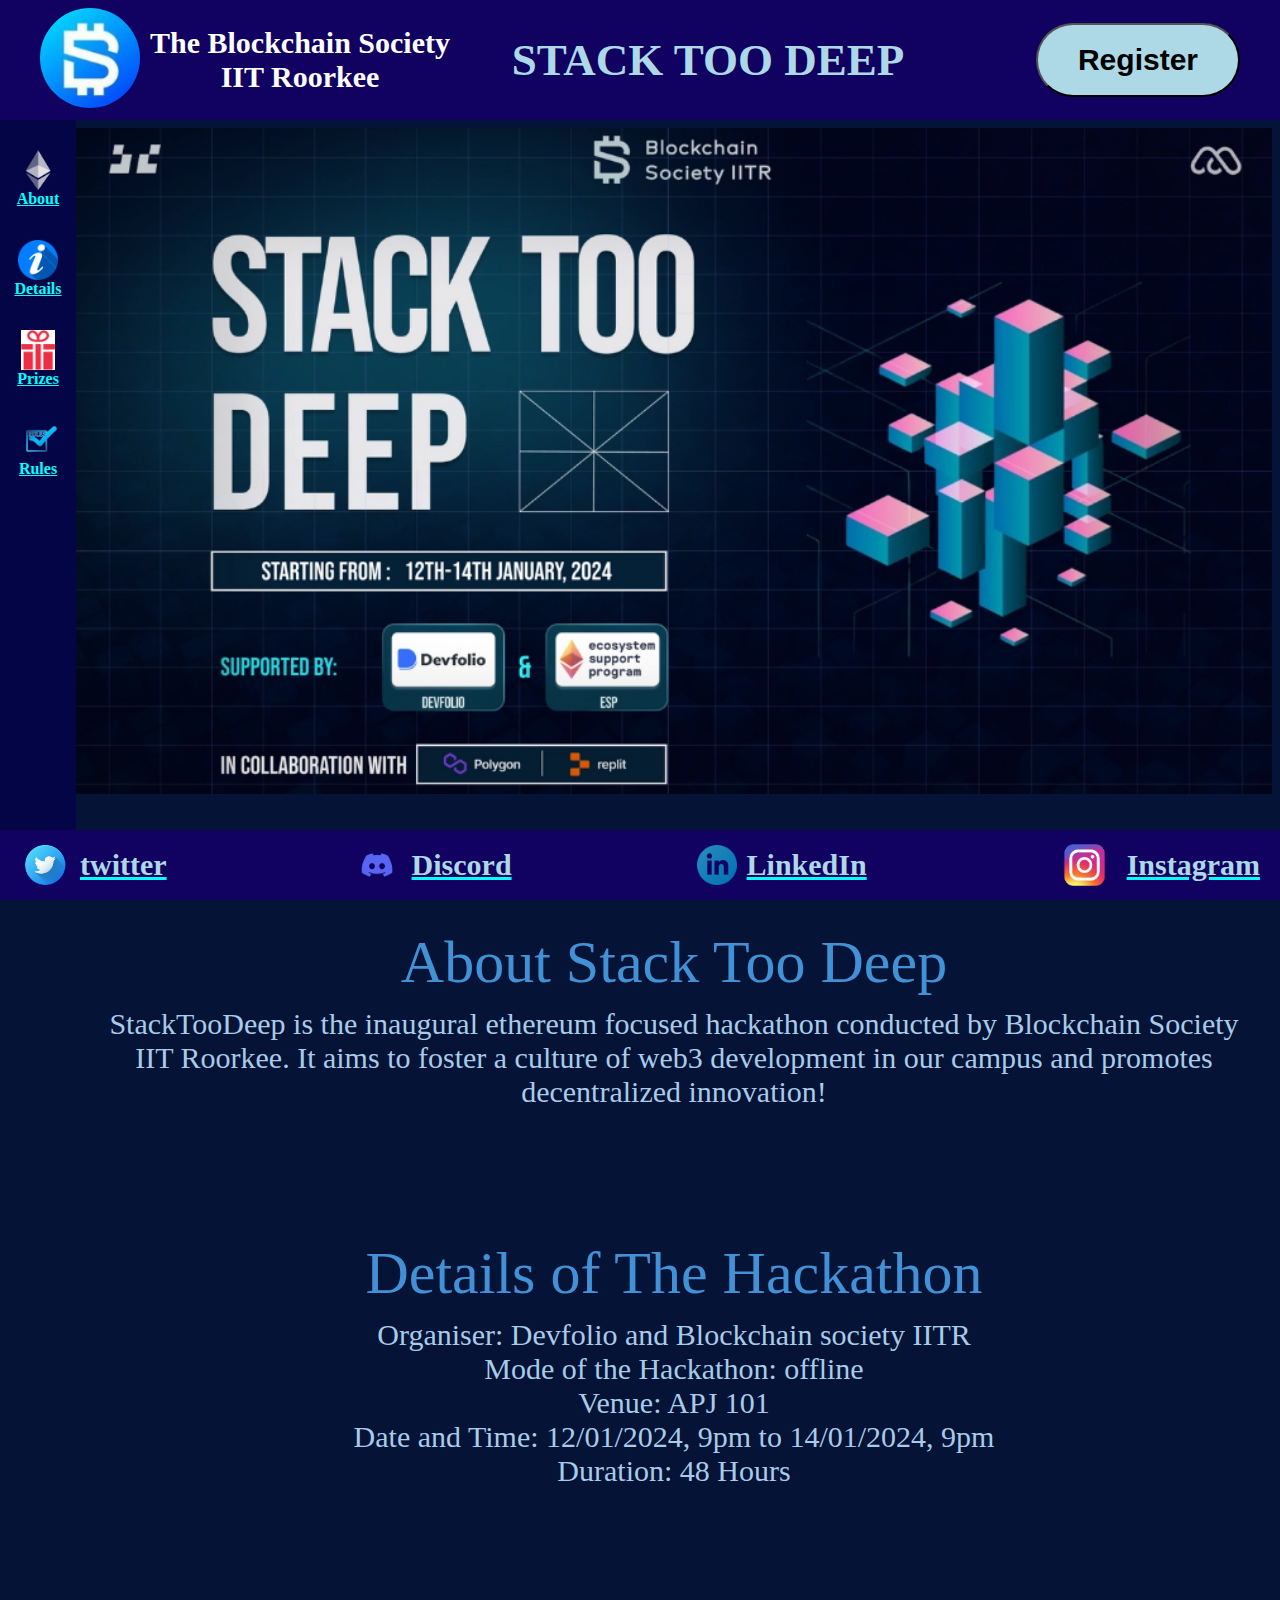
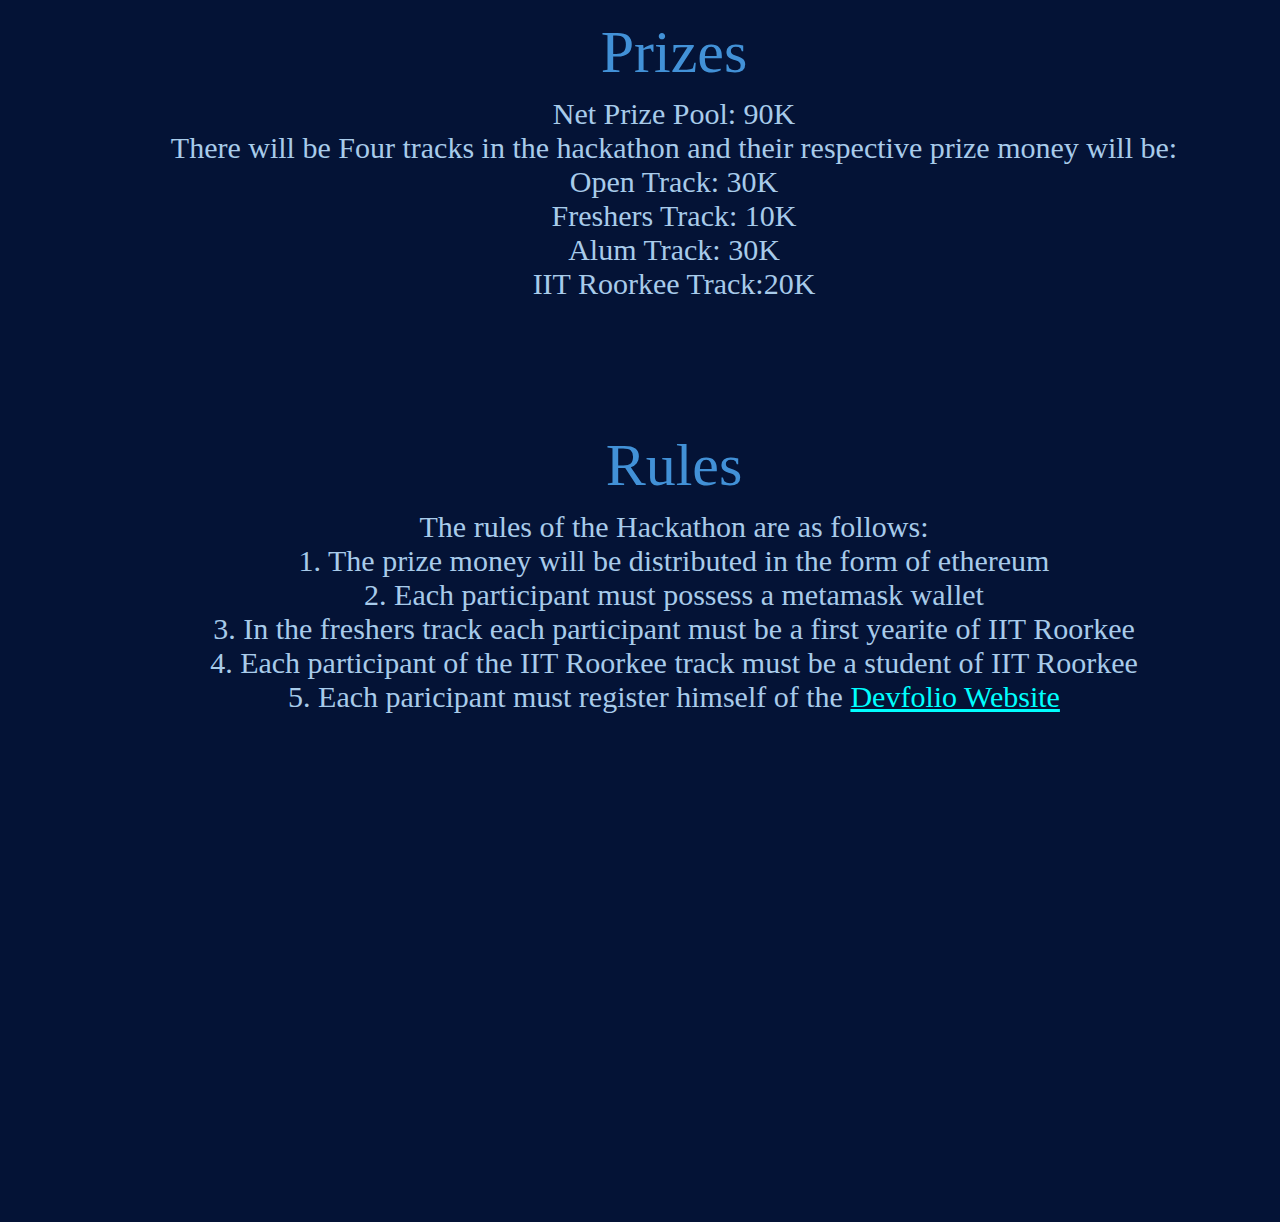
<file: index.html>
<!DOCTYPE html>
<html>
    <head>
        <title>
            stack too deep.com
        </title>
        <link rel="stylesheet" href="header_style.css">
        <link rel="stylesheet" href="scroll-body.css">
        <link rel="stylesheet" href="navbar.css">
        <link rel="stylesheet" href="links.css">
        <style>
            body{
                background-color: rgb(4, 19, 54);
                padding-top: 120px;
                padding-left: 68px;
                padding-bottom: 500px;
            }
        </style>
    </head>
    <body>
        <div class="header">
            <div class="logo">
                <img src="blocsoc logo.png" class="logo-img">
            </div>
            <div class="name">
                <b>The Blockchain Society <br> IIT Roorkee</b>
            </div>
            <div class="title">
                <b>STACK TOO DEEP</b>
            </div>
            <div>
                <a href="https://devfolio.co/stacktoodeep/dashboard?provider=ethereum" style="color: aqua;">
                <button class="register-button">
                    <b>Register</b>
                </button></a>
            </div>
        </div>
        <div class="navbar">
            <a href="#about-id" style="color: aqua;">
            <div class="about">
                <img src="eth_white.png" class="about-logo">
                About 
            </div>
            </a>
            <a href="#details-id" style="color: aqua;">
            <div class="details">
                <img src="i_button.webp" class="details-logo">
                Details
            </div>
            </a>
            <a href="#prizes-id" style="color: aqua;">
            <div class="prizes">
                <img src="prize_logo.jpg" class="prize-logo">
                Prizes
            </div>
            </a>
            <a href="#rules-id" style="color: aqua;">
            <div class="rules">
                <img src="rules_logo.png" class="rules-logo">    
                Rules
            </div>
            </a>
        </div>
        <div class="poster-div">
            <img src="std-photo.png" class="poster">
        </div>
        <div class="about-extra" id="about-id"></div>
        <div class="about-scroll">
            <p class="about-title-para">About Stack Too Deep</p>
            <p class="about-para">StackTooDeep is the inaugural ethereum focused hackathon conducted by Blockchain Society IIT Roorkee. It aims to foster a culture of web3 development in our campus and promotes decentralized innovation!</p>
        </div>
        <div class="details-extra" id="details-id"></div>
        <div class="details-scroll">
            <p class="details-title-para">Details of The Hackathon</p>
            <p class="details-para">Organiser: Devfolio and Blockchain society IITR<br>Mode of the Hackathon: offline<br>Venue: APJ 101<br>Date and Time: 12/01/2024, 9pm to 14/01/2024, 9pm<br>Duration: 48 Hours</p>
        </div>
        <div class="prizes-extra" id="prizes-id"></div>
        <div class="prizes-scroll">
            <p class="prizes-title-para">Prizes</p>
            <p class="prizes-para">Net Prize Pool: 90K<br>There will be Four tracks in the hackathon and their respective prize money will be:<br>Open Track: 30K<br>Freshers Track: 10K<br>Alum Track: 30K<br>IIT Roorkee Track:20K</p>
        </div>
        <div class="rules-extra" id="rules-id"></div>
        <div class="rules-scroll">
            <p class="rules-title-para">Rules</p>
            <p class="rules-para">The rules of the Hackathon are as follows:<br>1. The prize money will be distributed in the form of ethereum<br>2. Each participant must possess a metamask wallet<br>3. In the freshers track each participant must be a first yearite of IIT Roorkee<br>4. Each participant of the IIT Roorkee track must be a student of IIT Roorkee<br>5. Each paricipant must register himself of the <a href="https://devfolio.co/stacktoodeep/dashboard?provider=ethereum" style="color: aqua;">Devfolio Website</a></p>
        </div>
        <div class="smlink">
            <a href="https://twitter.com/BlocSocIITR" style="color: aqua;">
            <div class="twitter">
                <img src="twitter.png" class="twitter-img">
                twitter
            </div></a>
            <a href="https://discord.com/invite/Zvq3rpjBAB" style="color: aqua;">
            <div class="discord">
                <img src="discord-logo-0.png" class="discord-img">
                Discord
            </div></a>
            <a href="https://www.linkedin.com/company/blockchain-society-iit-roorkee" style="color: aqua;">
            <div class="linkedin">
                <img src="linkedin-icon-logo.webp" class="linkedin-img">
                LinkedIn
            </div></a>
            <a href="https://www.instagram.com/blocsociitr?igshid=Yzg5MTU1MDY%3D" style="color: aqua;">
            <div class="instagram">
                <img src="Instagram.png" class="instagram-img">
                Instagram
            </div></a>
        </div>
    </body>
</html>
</file>
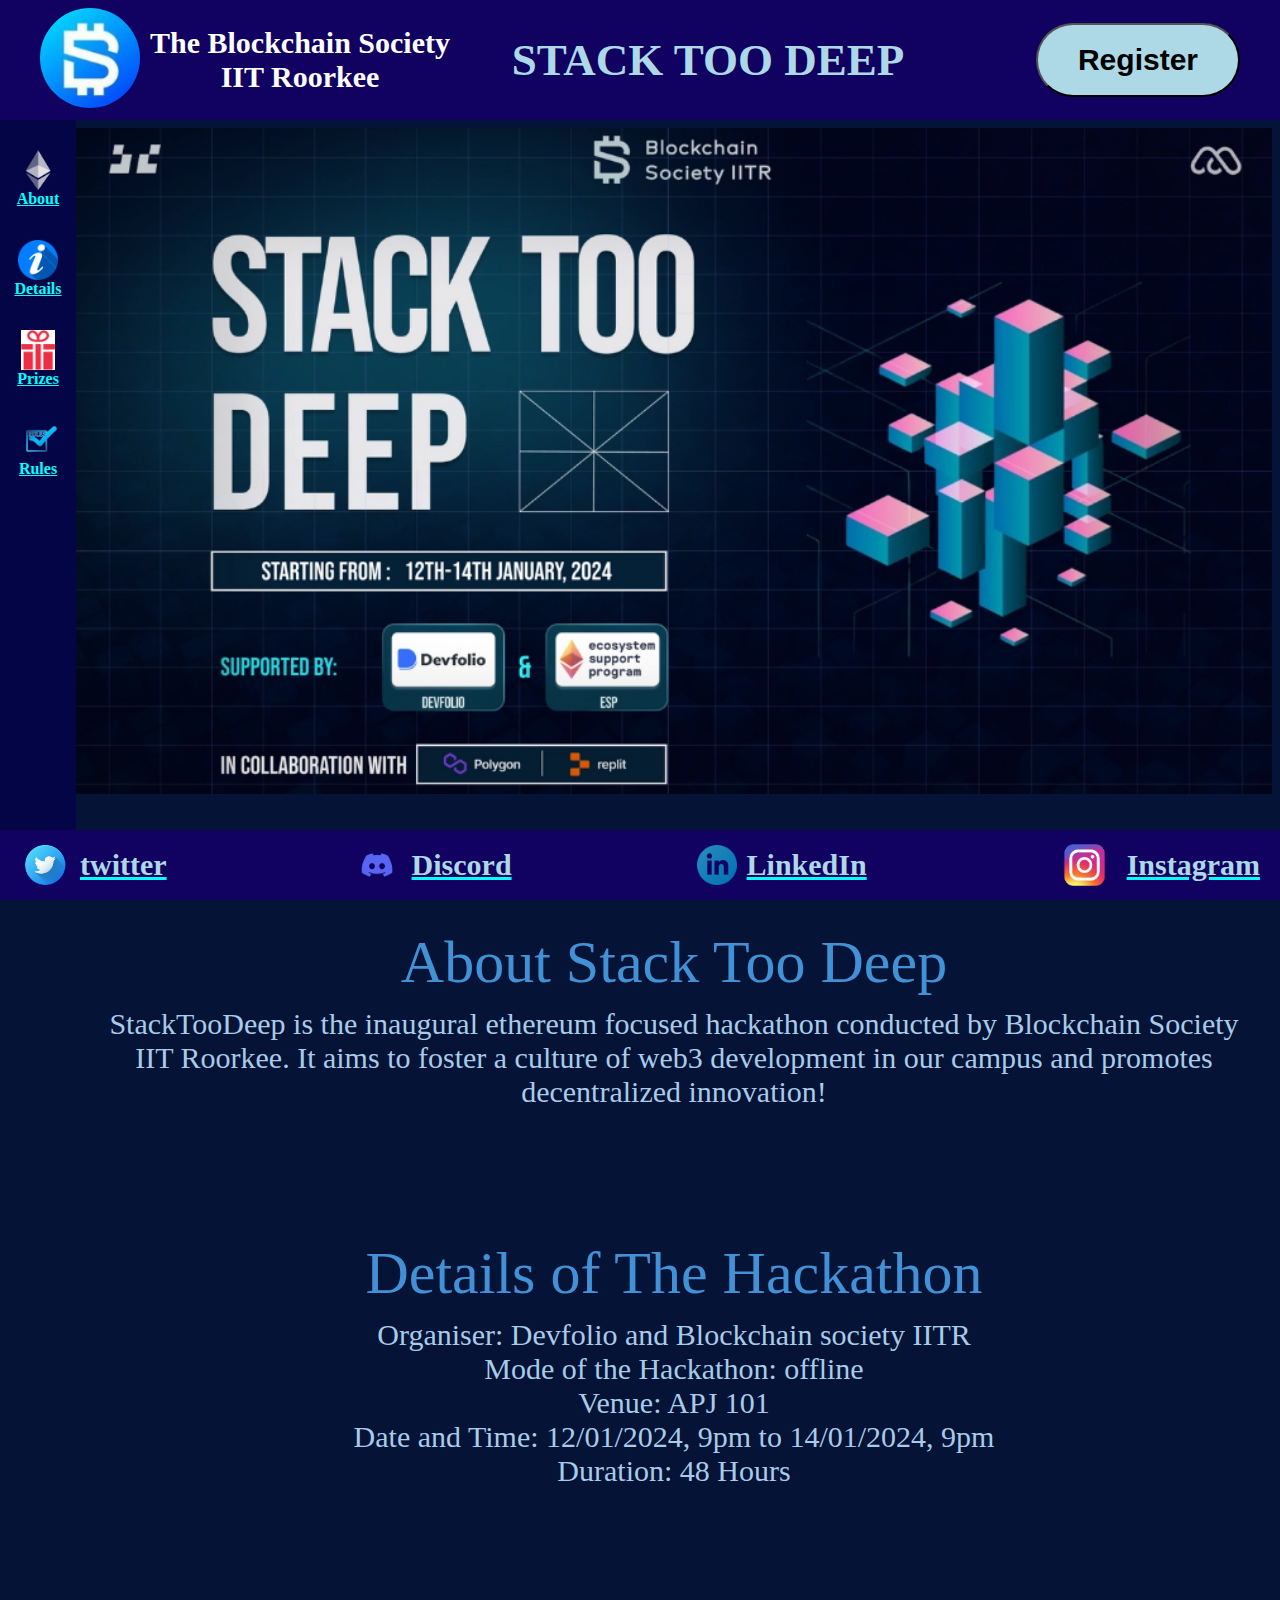
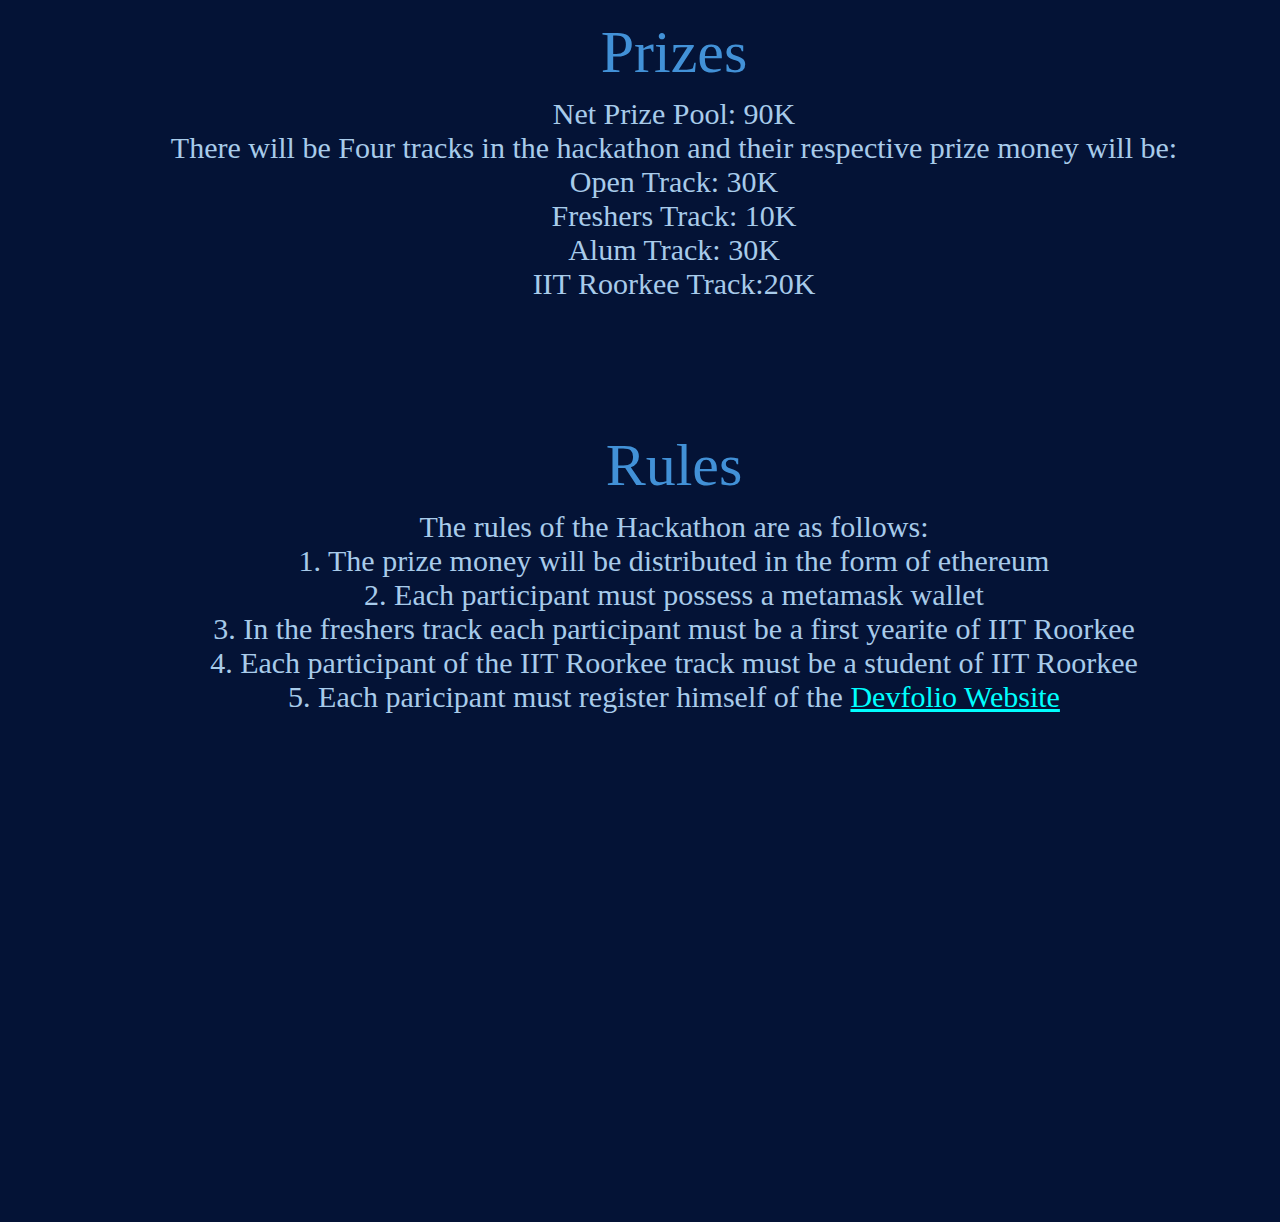
<file: std.html>
<!DOCTYPE html>
<html>
    <head>
        <title>
            stack too deep.com
        </title>
        <link rel="stylesheet" href="header_style.css">
        <link rel="stylesheet" href="scroll-body.css">
        <link rel="stylesheet" href="navbar.css">
        <link rel="stylesheet" href="links.css">
        <style>
            body{
                background-color: rgb(4, 19, 54);
                padding-top: 120px;
                padding-left: 68px;
                padding-bottom: 500px;
            }
        </style>
    </head>
    <body>
        <div class="header">
            <div class="logo">
                <img src="blocsoc logo.png" class="logo-img">
            </div>
            <div class="name">
                <b>The Blockchain Society <br> IIT Roorkee</b>
            </div>
            <div class="title">
                <b>STACK TOO DEEP</b>
            </div>
            <div>
                <a href="https://devfolio.co/stacktoodeep/dashboard?provider=ethereum" style="color: aqua;">
                <button class="register-button">
                    <b>Register</b>
                </button></a>
            </div>
        </div>
        <div class="navbar">
            <a href="#about-id" style="color: aqua;">
            <div class="about">
                <img src="eth_white.png" class="about-logo">
                About 
            </div>
            </a>
            <a href="#details-id" style="color: aqua;">
            <div class="details">
                <img src="i_button.webp" class="details-logo">
                Details
            </div>
            </a>
            <a href="#prizes-id" style="color: aqua;">
            <div class="prizes">
                <img src="prize_logo.jpg" class="prize-logo">
                Prizes
            </div>
            </a>
            <a href="#rules-id" style="color: aqua;">
            <div class="rules">
                <img src="rules_logo.png" class="rules-logo">    
                Rules
            </div>
            </a>
        </div>
        <div class="poster-div">
            <img src="std-photo.png" class="poster">
        </div>
        <div class="about-extra" id="about-id"></div>
        <div class="about-scroll">
            <p class="about-title-para">About Stack Too Deep</p>
            <p class="about-para">StackTooDeep is the inaugural ethereum focused hackathon conducted by Blockchain Society IIT Roorkee. It aims to foster a culture of web3 development in our campus and promotes decentralized innovation!</p>
        </div>
        <div class="details-extra" id="details-id"></div>
        <div class="details-scroll">
            <p class="details-title-para">Details of The Hackathon</p>
            <p class="details-para">Organiser: Devfolio and Blockchain society IITR<br>Mode of the Hackathon: offline<br>Venue: APJ 101<br>Date and Time: 12/01/2024, 9pm to 14/01/2024, 9pm<br>Duration: 48 Hours</p>
        </div>
        <div class="prizes-extra" id="prizes-id"></div>
        <div class="prizes-scroll">
            <p class="prizes-title-para">Prizes</p>
            <p class="prizes-para">Net Prize Pool: 90K<br>There will be Four tracks in the hackathon and their respective prize money will be:<br>Open Track: 30K<br>Freshers Track: 10K<br>Alum Track: 30K<br>IIT Roorkee Track:20K</p>
        </div>
        <div class="rules-extra" id="rules-id"></div>
        <div class="rules-scroll">
            <p class="rules-title-para">Rules</p>
            <p class="rules-para">The rules of the Hackathon are as follows:<br>1. The prize money will be distributed in the form of ethereum<br>2. Each participant must possess a metamask wallet<br>3. In the freshers track each participant must be a first yearite of IIT Roorkee<br>4. Each participant of the IIT Roorkee track must be a student of IIT Roorkee<br>5. Each paricipant must register himself of the <a href="https://devfolio.co/stacktoodeep/dashboard?provider=ethereum" style="color: aqua;">Devfolio Website</a></p>
        </div>
        <div class="smlink">
            <a href="https://twitter.com/BlocSocIITR" style="color: aqua;">
            <div class="twitter">
                <img src="twitter.png" class="twitter-img">
                twitter
            </div></a>
            <a href="https://discord.com/invite/Zvq3rpjBAB" style="color: aqua;">
            <div class="discord">
                <img src="discord-logo-0.png" class="discord-img">
                Discord
            </div></a>
            <a href="https://www.linkedin.com/company/blockchain-society-iit-roorkee" style="color: aqua;">
            <div class="linkedin">
                <img src="linkedin-icon-logo.webp" class="linkedin-img">
                LinkedIn
            </div></a>
            <a href="https://www.instagram.com/blocsociitr?igshid=Yzg5MTU1MDY%3D" style="color: aqua;">
            <div class="instagram">
                <img src="Instagram.png" class="instagram-img">
                Instagram
            </div></a>
        </div>
    </body>
</html>
</file>
<file: header_style.css>
.header{
    display: flex;
    flex-direction: row;
    position: fixed;
    height: 120px;
    top: 0px;
    left: 0px;
    right: 0px;
    background-color: rgb(17, 2, 98);
    align-items: center;

}
.name{
    text-align: center;
    color: white;
    font-size: 30px;
    padding-left: 10px;
}
.title{
    color: lightblue;
    text-align: center;
    flex: 1;
    font-size: 45px;
    padding-right: 70px;
}
.register-button{
    background-color: lightblue;
    font-size: 30px;
    height: 74px;
    border-radius: 37px;
    padding-left: 40px;
    padding-right: 40px;
    margin-right: 40px;
}
.logo-img{
    height: 100px;
    width: 100px;
    border-radius: 50px;
}
.logo{
    margin-left: 40px;
    margin-top: 10px;
    margin-bottom: 10px;
}
</file>
<file: scroll-body.css>
.poster{
    margin-top: 0px;
    width: 100%;
}
.about-title-para{
    color: rgb(66, 145, 215);
    font-size: 60px;
    margin-bottom: 10px;
    text-align: center;
}
.about-para{
    color: rgb(168, 203, 234);
    font-size: 30px;
    margin-top: 0px;
    text-align: center;
    margin-bottom: 0px;
}
.about-scroll{
    padding-left: 20px;
    padding-right: 20px;
}
.about-extra{
    height: 70px;
    width: 100%;
}
.details-title-para{
    color: rgb(66, 145, 215);
    font-size: 60px;
    margin-bottom: 10px;
    text-align: center;
}
.details-para{
    color: rgb(168, 203, 234);
    font-size: 30px;
    margin-top: 0px;
    text-align: center;
    margin-bottom: 0px;
}
.details-scroll{
    padding-left: 20px;
    padding-right: 20px;
    
}
.details-extra{
    height: 70px;
    width: 100%;
}
.prizes-title-para{
    color: rgb(66, 145, 215);
    font-size: 60px;
    margin-bottom: 10px;
    text-align: center;
}
.prizes-para{
    color: rgb(168, 203, 234);
    font-size: 30px;
    margin-top: 0px;
    text-align: center;
    margin-bottom: 0px;
}
.prizes-scroll{
    padding-left: 20px;
    padding-right: 20px;
}
.prizes-extra{
    height: 70px;
    width: 100%;
}
.rules-title-para{
    color: rgb(66, 145, 215);
    font-size: 60px;
    margin-bottom: 10px;
    text-align: center;
}
.rules-para{
    color: rgb(168, 203, 234);
    font-size: 30px;
    margin-top: 0px;
    text-align: center;
    margin-bottom: 0px;
}
.rules-scroll{
    padding-left: 20px;
    padding-right: 20px;
}
.rules-extra{
    height: 70px;
    width: 100%;
}
</file>
<file: navbar.css>
.navbar{
    display: flex;
    flex-direction: column;
    width: 76px;
    left: 0px;
    bottom: 0px;
    top: 120px;
    background-color: rgb(3, 5, 70);
    color: rgb(99, 197, 239);
    position: fixed;
    align-items: center;
    font-weight: bold;
}
.about{
    padding-top: 30px;
    height: 60px;
    display: flex;
    flex-direction: column;
    align-items: center;
}
.details{
    padding-top: 30px;
    height: 60px;
    display: flex;
    flex-direction: column;
    align-items: center;
}
.rules{
    padding-top: 30px;
    height: 60px;
    display: flex;
    flex-direction: column;
    align-items: center;
}
.prizes{
    padding-top: 30px;
    height: 60px;
    display: flex;
    flex-direction: column;
    align-items: center;
}
.about-logo{
    object-fit: contain;
    height: 40px;
    width: 40px;
}
.rules-logo{
    object-fit: contain;
    height: 40px;
    width: 40px;
}
.prize-logo{
    object-fit: contain;
    height: 40px;
    width: 40px;
}
.details-logo{
    object-fit: contain;
    height: 40px;
    width: 40px;
}
</file>
<file: links.css>
.smlink{
    display: flex;
    flex-direction: row;
    position: fixed;
    bottom: 0px;
    left: 0px;
    right: 0px;
    height: 70px;
    background-color: rgb(17, 2, 98);
    align-items: center;
    justify-content: space-between;
}
.twitter-img{
    height: 50px;
    width: 50px;
    padding-right: 10px;
}
.discord-img{
    height: 50px;
    width: 50px;
    padding-right: 10px;
}
.linkedin-img{
    height: 40px;
    width: 40px;
    padding-right: 10px;
    padding-top: 5px;
    padding-bottom: 5px;
}
.instagram-img{
    height: 50px;
    width: 65px;
    padding-right: 10px;
}
.twitter{
    display: flex;
    flex-direction: row;
    align-items: center;
    color: lightblue;
    font-size: 30px;
    font-weight: bold;
    padding-left: 20px;
}
.discord{
    display: flex;
    flex-direction: row;
    align-items: center;
    color: lightblue;
    font-size: 30px;
    font-weight: bold;
}
.linkedin{
    display: flex;
    flex-direction: row;
    align-items: center;
    color: lightblue;
    font-size: 30px;
    font-weight: bold;
}
.instagram{
    display: flex;
    flex-direction: row;
    align-items: center;
    color: lightblue;
    font-size: 30px;
    font-weight: bold;
    padding-right: 20px;
}
</file>
